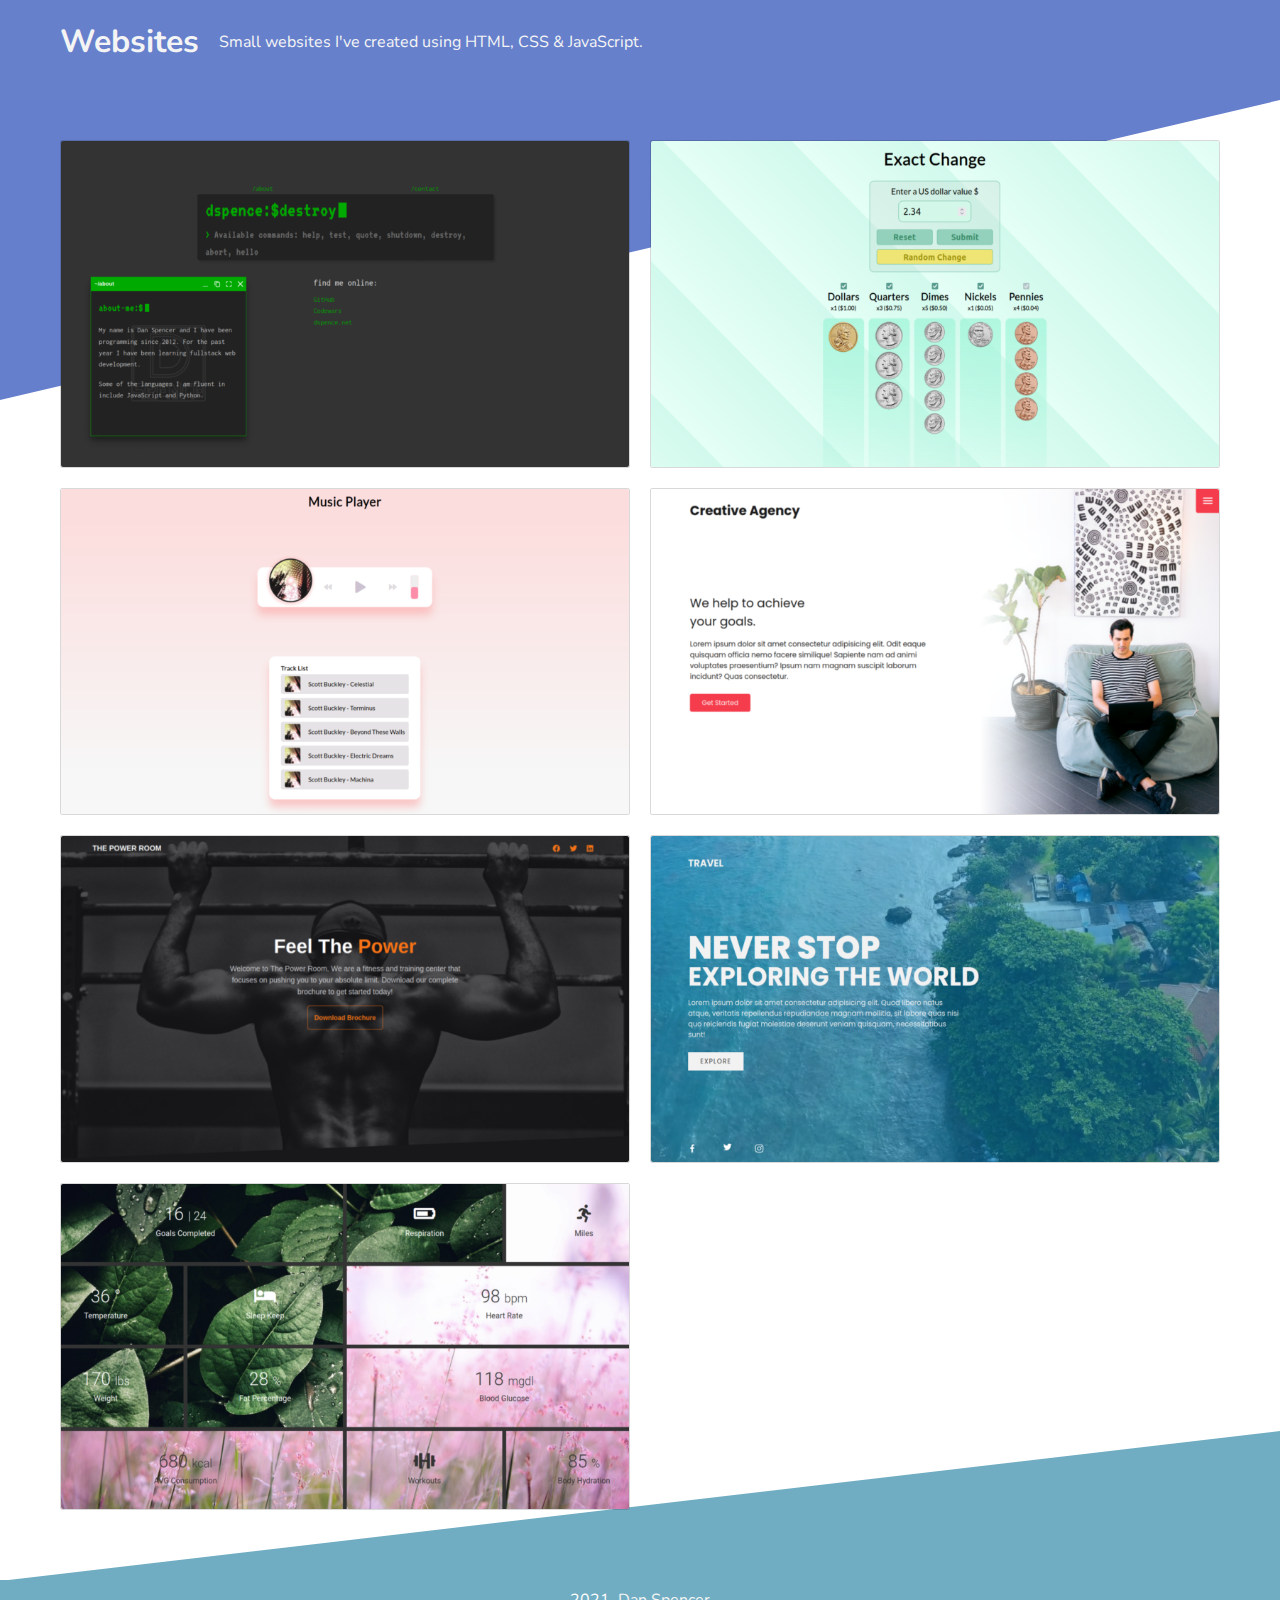
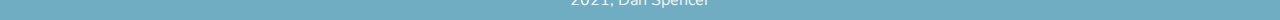
<file: index.html>
<!DOCTYPE html>
<html lang="en">
<head>
  <meta charset="UTF-8">
  <meta http-equiv="X-UA-Compatible" content="IE=edge">
  <meta name="viewport" content="width=device-width, initial-scale=1.0">
  <link rel="stylesheet" href="assets/style.css">
  <title>Websites | d-spence</title>
</head>
<body>
  <header>
    <div class="container">
      <h1 class="logo">Websites</h1>
      <span>
        Small websites I've created using HTML, CSS & JavaScript.
      </span>
    </div>
    <svg class="polygon" xmlns="http://www.w3.org/2000/svg" preserveAspectRatio="none" version="1.1" viewBox="0 0 2560 600" x="0" y="0">
      <polygon fill="#667fcc" points="0,0 2560,0 0,600"></polygon>
    </svg>
  </header>

  <section class="sites container">
    <!-- Terminal LP website -->
    <div class="item">
      <img src="assets/screenshots/terminal-lp-1.png" alt="terminal lp">
      <div class="action">
        <a href="https://dspence.net/terminal-lp/" target="_blank">Terminal LP</a>
        <p>
          An interactive terminal landing page that accepts basic commands and contains windowed about and contact sections.
        </p>
      </div>
    </div>
    <!-- Exact Change website -->
    <div class="item">
      <img src="assets/screenshots/exact-change-1.png" alt="exact change">
      <div class="action">
        <a href="https://exact-change.herokuapp.com/" target="_blank">Exact Change</a>
        <p>
          Single-page app that displays the exact number of US coins needed to equal the user's input amount.
        </p>
      </div>
    </div>
    <!-- Music Player website -->
    <div class="item">
      <img src="assets/screenshots/music-player-1.png" alt="music player">
      <div class="action">
        <a href="https://dspence.net/music-player/" target="_blank">Music Player</a>
        <p>
          A simple web-based music player with controls for play/pause, forward/back and volume.
        </p>
      </div>
    </div>
    <!-- Creative Agency website -->
    <div class="item">
      <img src="assets/screenshots/creative-agency-1.png" alt="creative agency">
      <div class="action">
        <a href="sites/creative-agency/index.html" target="_blank">Creative Agency</a>
        <p>
          A creative agency website with a clean design containing multiple pages, a navigation panel and responsive layout. 
        </p>
      </div>
    </div>
    <!-- The Power Room website -->
    <div class="item">
      <img src="assets/screenshots/power-room-1.png" alt="power room">
      <div class="action">
        <a href="sites/power-room/index.html" target="_blank">The Power Room</a>
        <p>
          A landing page for a fictional gym using a customized tailwind css template and animated scrolling behaviors.
        </p>
      </div>
    </div>
    <!-- Video Background website -->
    <div class="item">
      <img src="assets/screenshots/video-background-1.png" alt="video background">
      <div class="action">
        <a href="sites/video-background/index.html" target="_blank">Travel Website</a>
        <p>
          A simple landing page site for a travel company that features a full-page video background.
        </p>
      </div>
    </div>
    <!-- Health Panel website -->
    <div class="item">
      <img src="assets/screenshots/health-panel-1.png" alt="health panel">
      <div class="action">
        <a href="sites/health-panel/index.html" target="_blank">Health Panel</a>
        <p>
          Grid UI for displaying health-related information and statistics with spanned images.
        </p>
      </div>
    </div>
  </section>

  <footer>
    <svg class="polygon" xmlns="http://www.w3.org/2000/svg" preserveAspectRatio="none" version="1.1" viewBox="0 0 2560 300" x="0" y="0">
      <polygon fill="#70adc2" points="0,300 2560,0 2560,300 "></polygon>
    </svg>
    <span>
      2021, <a href="https://dspence.net/">Dan Spencer</a>
    </span>
  </footer>
</body>
</html>
</file>
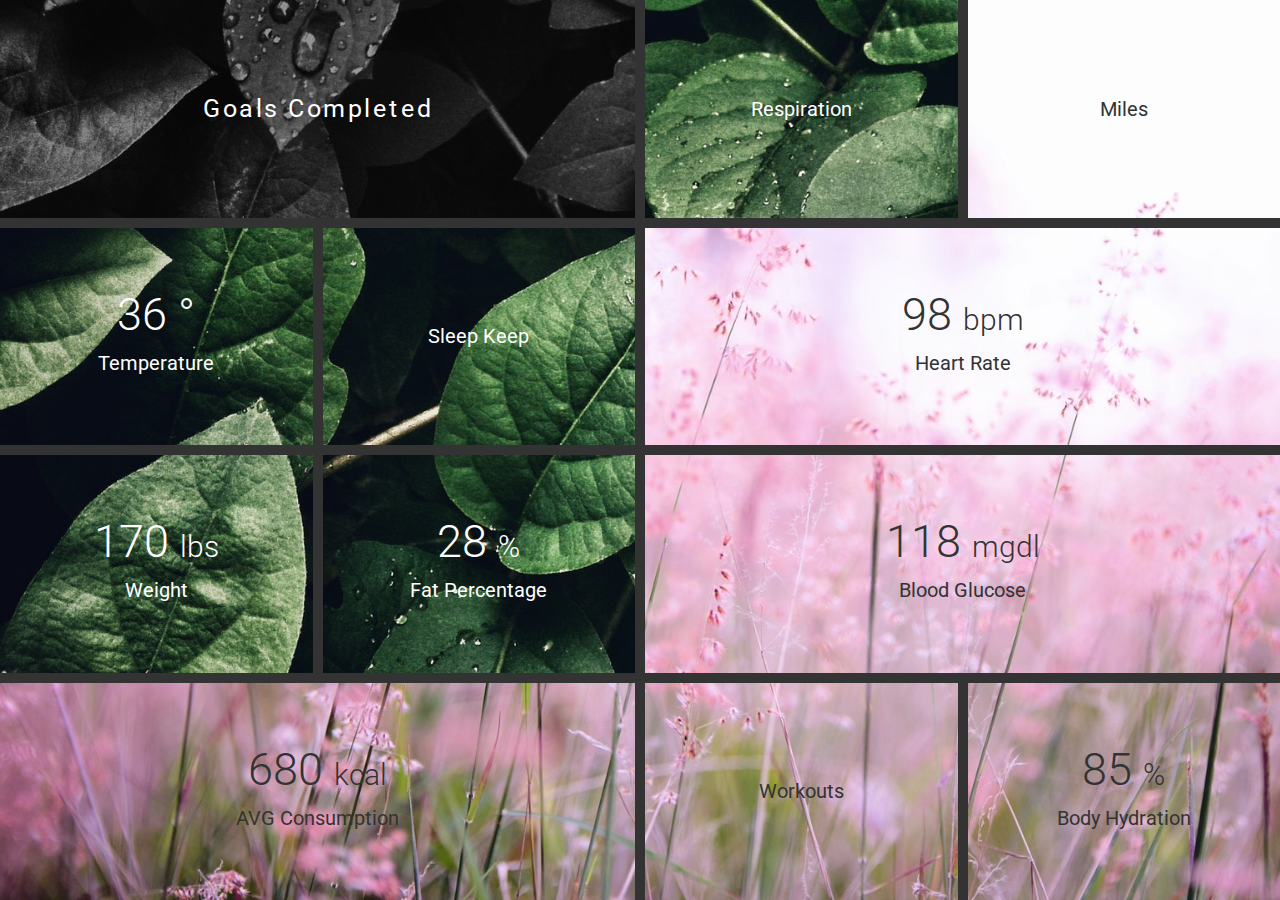
<file: sites/health-panel/index.html>
<!DOCTYPE html>
<html lang="en">
<head>
  <meta charset="UTF-8">
  <meta http-equiv="X-UA-Compatible" content="IE=edge">
  <meta name="viewport" content="width=device-width, initial-scale=1.0">
  <link rel="stylesheet" href="https://cdnjs.cloudflare.com/ajax/libs/font-awesome/5.15.3/css/all.min.css" integrity="sha512-iBBXm8fW90+nuLcSKlbmrPcLa0OT92xO1BIsZ+ywDWZCvqsWgccV3gFoRBv0z+8dLJgyAHIhR35VZc2oM/gI1w==" crossorigin="anonymous" referrerpolicy="no-referrer" />
  <link rel="stylesheet" href="style.css">
  <title>Health Panel</title>
</head>
<body>
  <div class="container">
    <div class="grid-container">
      <div class="bg1"></div>
      <h2>16 <span>| 24</span></h2>
      <p>Goals Completed</p>
    </div>
    <div class="grid-container">
      <div class="bg1"></div>
      <h2><i class="fas fa-battery-three-quarters"></i></h2>
      <p>Respiration</p>
    </div>
    <div class="grid-container">
      <div class="bg2"></div>
      <h2><i class="fas fa-running"></i></h2>
      <p>Miles</p>
    </div>
    <div class="grid-container">
      <div class="bg1"></div>
      <h2>36 &deg;</h2>
      <p>Temperature</p>
    </div>
    <div class="grid-container">
      <div class="bg1"></div>
      <h2><i class="fas fa-bed"></i></h2>
      <p>Sleep Keep</p>
    </div>
    <div class="grid-container">
      <div class="bg2"></div>
      <h2>98 <span>bpm</span></h2>
      <p>Heart Rate</p>
    </div>
    <div class="grid-container">
      <div class="bg1"></div>
      <h2>170 <span>lbs</span></h2>
      <p>Weight</p>
    </div>
    <div class="grid-container">
      <div class="bg1"></div>
      <h2>28 <span>%</span></h2>
      <p>Fat Percentage</p>
    </div>
    <div class="grid-container">
      <div class="bg2"></div>
      <h2>118 <span>mgdl</span></h2>
      <p>Blood Glucose</p>
    </div>
    <div class="grid-container">
      <div class="bg2"></div>
      <h2>680 <span>kcal</span></h2>
      <p>AVG Consumption</p>
    </div>
    <div class="grid-container">
      <div class="bg2"></div>
      <h2><i class="fas fa-dumbbell"></i></h2>
      <p>Workouts</p>
    </div>
    <div class="grid-container">
      <div class="bg2"></div>
      <h2>85 <span>%</span></h2>
      <p>Body Hydration</p>
    </div>
  </div>
</body>
</html>
</file>
<file: assets/style.css>
@import url('https://fonts.googleapis.com/css2?family=Nunito:wght@200;300;400;600;700;800&display=swap');

:root {
  --primary-color: hsl(225, 50%, 60%);
  --secondary-color: hsl(195, 40%, 60%);
  --text-light: #f4f4f4;
}

* {
  box-sizing: border-box;
}

html, body {
  margin: 0;
  font-family: 'Nunito', sans-serif;
  width: 100%;
  height: 100vh;
}

body {
  display: flex;
  flex-direction: column;
  justify-content: space-between;
}

header {
  position: relative;
  flex-shrink: 0;
  background: var(--primary-color);
  height: 100px;
}

header .container {
  display: flex;
  flex-direction: row;
  align-items: center;
}

header .container h1 {
  color: var(--text-light);
  margin: 20px;
}

header .container span {
  color: var(--text-light);
}

header svg {
  position: absolute;
  top: 100px;
}

footer {
  display: flex;
  align-items: center;
  justify-content: center;
  flex-direction: column;
  flex-shrink: 0;
  position: relative;
  background: var(--secondary-color);
  height: 40px;
  margin-top: 50px;
}

footer svg {
  position: absolute;
  bottom: 39px;
}

footer span {
  color: white;
}

footer span a {
  text-decoration: none;
  color: var(--text-light);
}

footer span a:hover,
footer span a:focus {
  color: var(--primary-color);
}

.container {
  max-width: 1200px;
  margin: auto;
}

.sites {
  display: grid;
  grid-template-columns: repeat(2, 1fr);
  justify-content: center;
  gap: 20px;
  padding: 20px;
  margin-top: 20px;
}

.sites .item {
  position: relative;
  border: 1px solid rgba(0, 0, 0, 0.15);
  border-radius: 2px;
  z-index: 10;
}

.sites .item img {
  width: 100%;
  height: 100%;
  border-radius: 2px;
}

.sites .item .action {
  display: flex;
  flex-direction: column;
  align-items: center;
  justify-content: space-evenly;
  position: absolute;
  top: 0;
  left: 0;
  width: 100%;
  height: 100%;
  padding: 20px;
  background-color: rgba(255, 255, 255, 0.8);
  border-radius: 2px;
  opacity: 0;
  transition: 0.3s;
}

.sites .item .action a {
  color: black;
  font-size: 1.2rem;
  font-weight: 500;
  text-decoration: none;
  background-color: rgba(255, 255, 255, 0.5);
  border: 1px solid black;
  border-radius: 2px;
  padding: 5px 15px;
  transition: 0.5s;
}

.sites .item .action p {
  text-align: center;
}

.sites .item .action:hover,
.sites .item .action:focus {
  opacity: 1;
  box-shadow: 0 3px 5px 3px rgba(0, 0, 0, 0.1);
}

.sites .item .action a:hover,
.sites .item .action a:focus {
  background-color: var(--primary-color);
  color: white;
}

@media (max-width: 1000px) {
  header .container span {
    font-size: 0.9rem;
  }

  .sites {
    grid-template-columns: minmax(250px, 600px);
  }
}
</file>
<file: sites/health-panel/style.css>
@import url('https://fonts.googleapis.com/css2?family=Roboto:wght@300;400&display=swap');

* {
  box-sizing: border-box;
  margin: 0;
  padding: 0;
}

body {
  background: #333;
  color: #fff;
  font-family: 'Roboto', sans-serif;
}

h2 {
  font-size: 45px;
  font-weight: 300;
  transition: all 0.3s;
}

h2 span {
  font-size: 30px;
}

p {
  font-size: 20px;
  margin: 10px;
  transition: all 0.3s;
}

.container {
  display: grid;
  grid-template-columns: repeat(4, 1fr);
  gap: 10px;
  height: 100vh;
}

.grid-container {
  position: relative;
  display: flex;
  flex-direction: column;
  align-items: center;
  justify-content: center;
  text-align: center;
  cursor: pointer;
}

.grid-container:hover > h2 {
  opacity: 0;
}

.grid-container:hover > p {
  transform: scale(1.25) translateY(-90%);
  letter-spacing: 2px;
}

.grid-container:nth-of-type(1),
.grid-container:nth-of-type(6),
.grid-container:nth-of-type(9),
.grid-container:nth-of-type(10) {
  grid-column: span 2;
}

.grid-container > div {
  position: absolute;
  width: 100%;
  height: 100%;
  background-size: cover;
  background-attachment: fixed;
  transition: all 0.5s ease-in;
  z-index: -1;
}

.bg1 {
  background: url('./img/bg1.jpg');
}

.grid-container:hover .bg1 {
  filter: brightness(70%) grayscale();
}

.bg2 {
  background: url('./img/bg2.jpg');
}

.grid-container:hover .bg2 {
  filter: brightness(120%) grayscale();
}

.grid-container > .bg2 ~ * {
  color: #333;
}

@media screen and (max-width: 768px) {
  h2 {
    font-size: 30px;
  }

  p {
    font-size: 15px;
  }

  .container {
    grid-template-columns: repeat(2, 1fr);
  }
}
</file>
